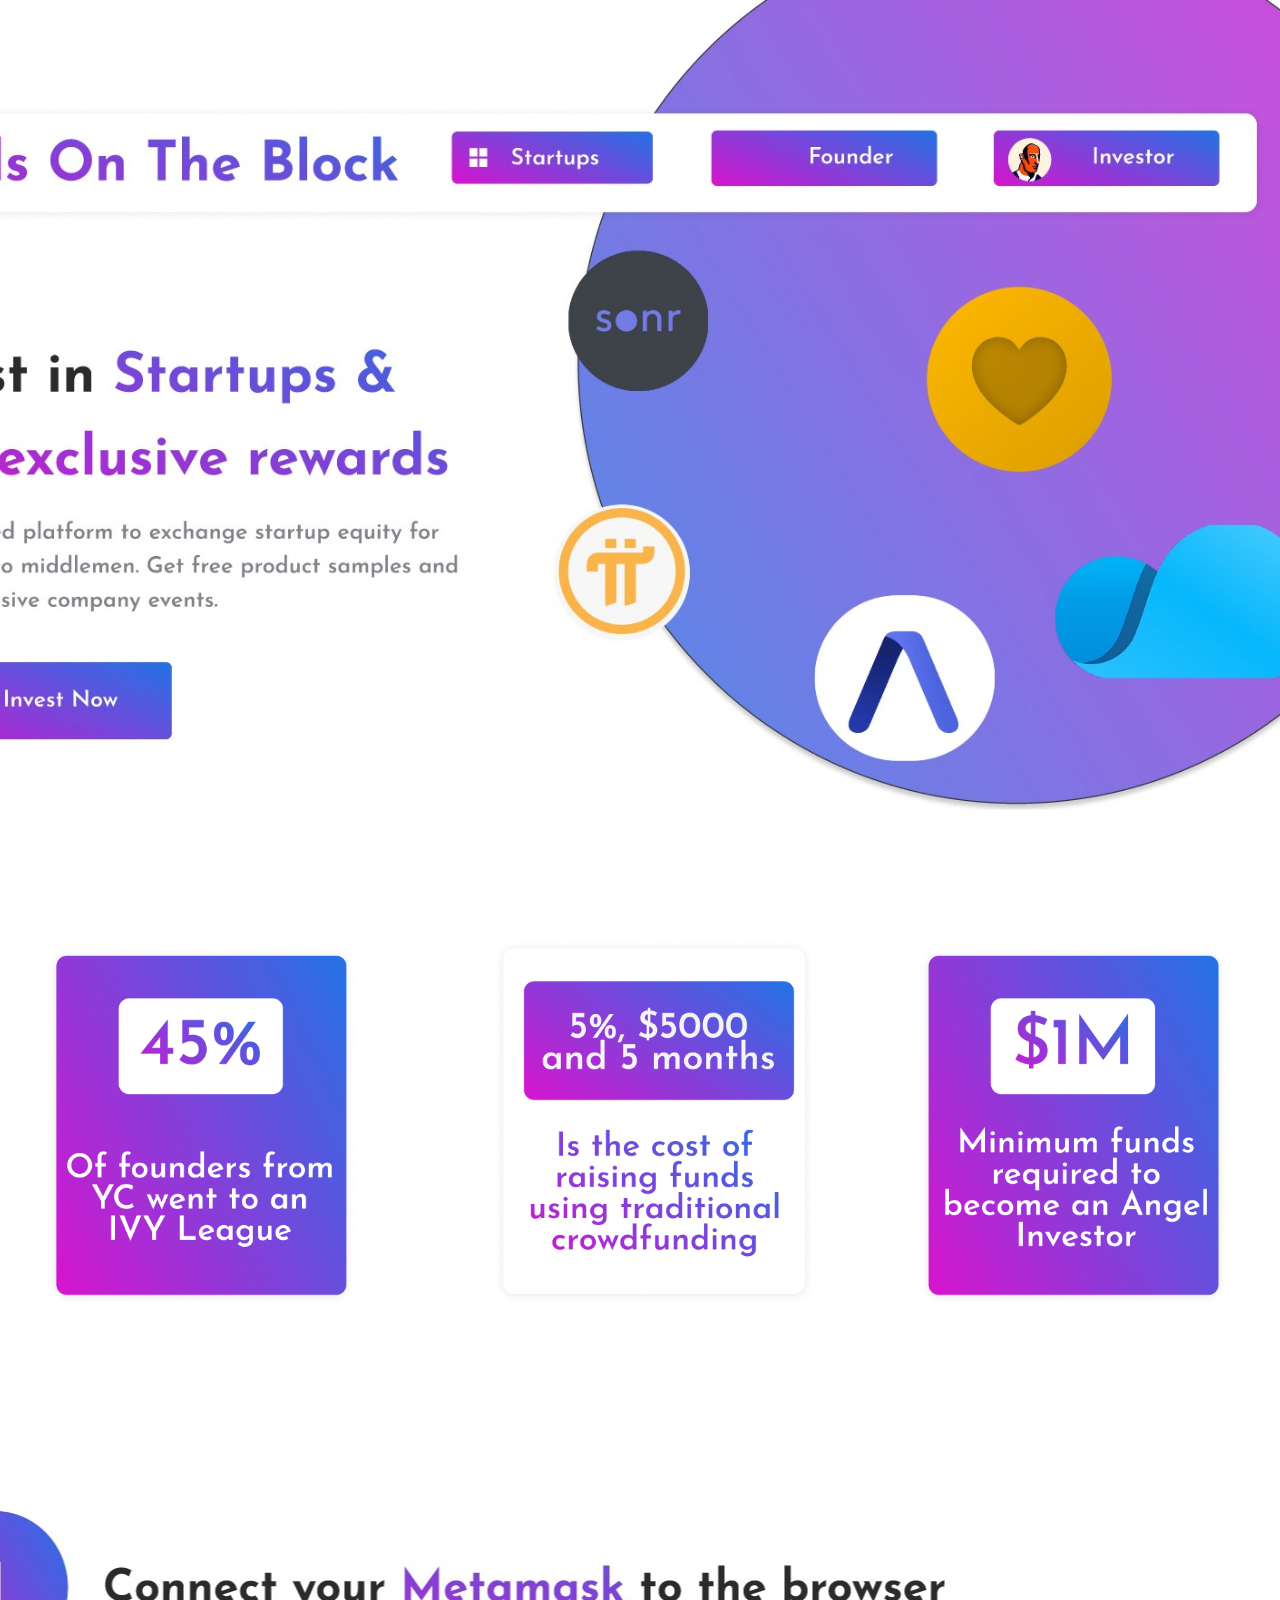
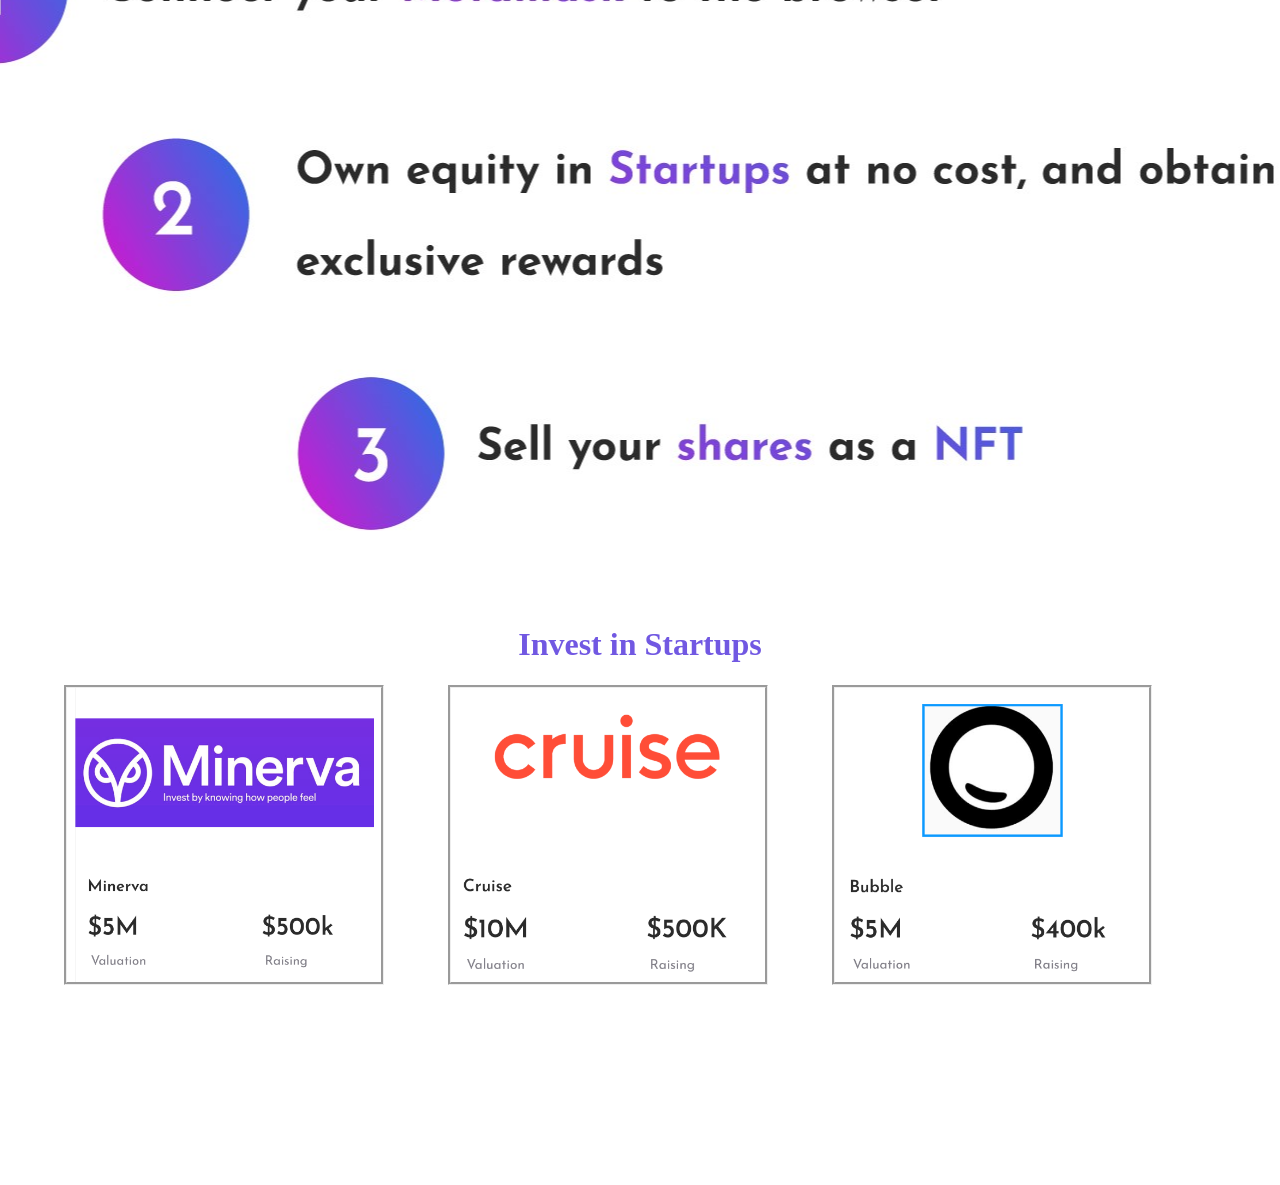
<file: frontend/index.html>
<!DOCTYPE html>
<html>

<head>
    <style>

* {
  box-sizing: border-box;
}

/* Create three equal columns that floats next to each other */
.column {
  float: left;
  width: 25%;
  padding: 10px;
  height: 300px; /* Should be removed. Only for demonstration */
  margin-left: 5%;
}

.row {
    margin-bottom: 100px;
    padding-bottom: 100px;
}

/* Clear floats after the columns */
.row:after {
  content: "";
  display: table;
  clear: both;
  margin-bottom: 100px;
}

/* Responsive layout - makes the three columns stack on top of each other instead of next to each other */
@media screen and (max-width: 600px) {
  .column {
    width: 100%;
  }
}

        body, html {
  height: 100%;
  margin: 0;
}

        .bg {
            /* The image used */
            background-image: url("images/landing_page.jpg");

            /* Full height */
            height: 90%;

            /* Center and scale the image nicely */
            background-position: center;
            background-repeat: no-repeat;
            background-size: cover;
        }

        .bg2 {
            /* The image used */
            background-image: url("images/research.png");

            /* Full height */
            height: 70%;

            /* Center and scale the image nicely */
            background-position: center;
            background-repeat: no-repeat;
            background-size: contain
        }

        .bg3 {
            /* The image used */
            background-image: url("images/process.jpg");

            /* Full height */
            height: 85%;

            /* Center and scale the image nicely */
            background-position: center;
            background-repeat: no-repeat;
            background-size: auto;
        }
    </style>
</head>

<body>

    <!-- <a href="company.html?name=minervaHash">Minerva Hash</a>
    <a href="company.html?name=bubleHash">Buble Hash</a>
    <a href="company.html?name=cruiseHash">Cruise Hash</a> -->

    <div class="bg"></div>
    <div class="bg2"></div>

    <div class="bg3"></div>

    <div style="border-top: 5px;">
    <div style="text-align: center;">
        <h1 style="color: #7158E2;">Invest in Startups</h1>
    </div>
    

    <div class="row">
        <div onclick="window.location='company.html?name=minervaHash';" class="column" style="background-image: url('images/minerva.png'); background-position: center;
            background-repeat: no-repeat;
            background-size: contain; border-style: groove;">
        </div>
        <div onclick="window.location='company.html?name=cruiseHash';" class="column" style="background-image: url('images/cruise.png'); background-position: center;
        background-repeat: no-repeat;
        background-size: contain; border-style: groove;">
        </div>
        <div onclick="window.location='company.html?name=bubleHash';" class="column" style="background-image: url('images/bubble.png'); background-position: center;
        background-repeat: no-repeat;
        background-size: contain; border-style: groove;">
        </div>
      </div>
    </div>

    <div>



    </div>

</body>

</html>
</file>
